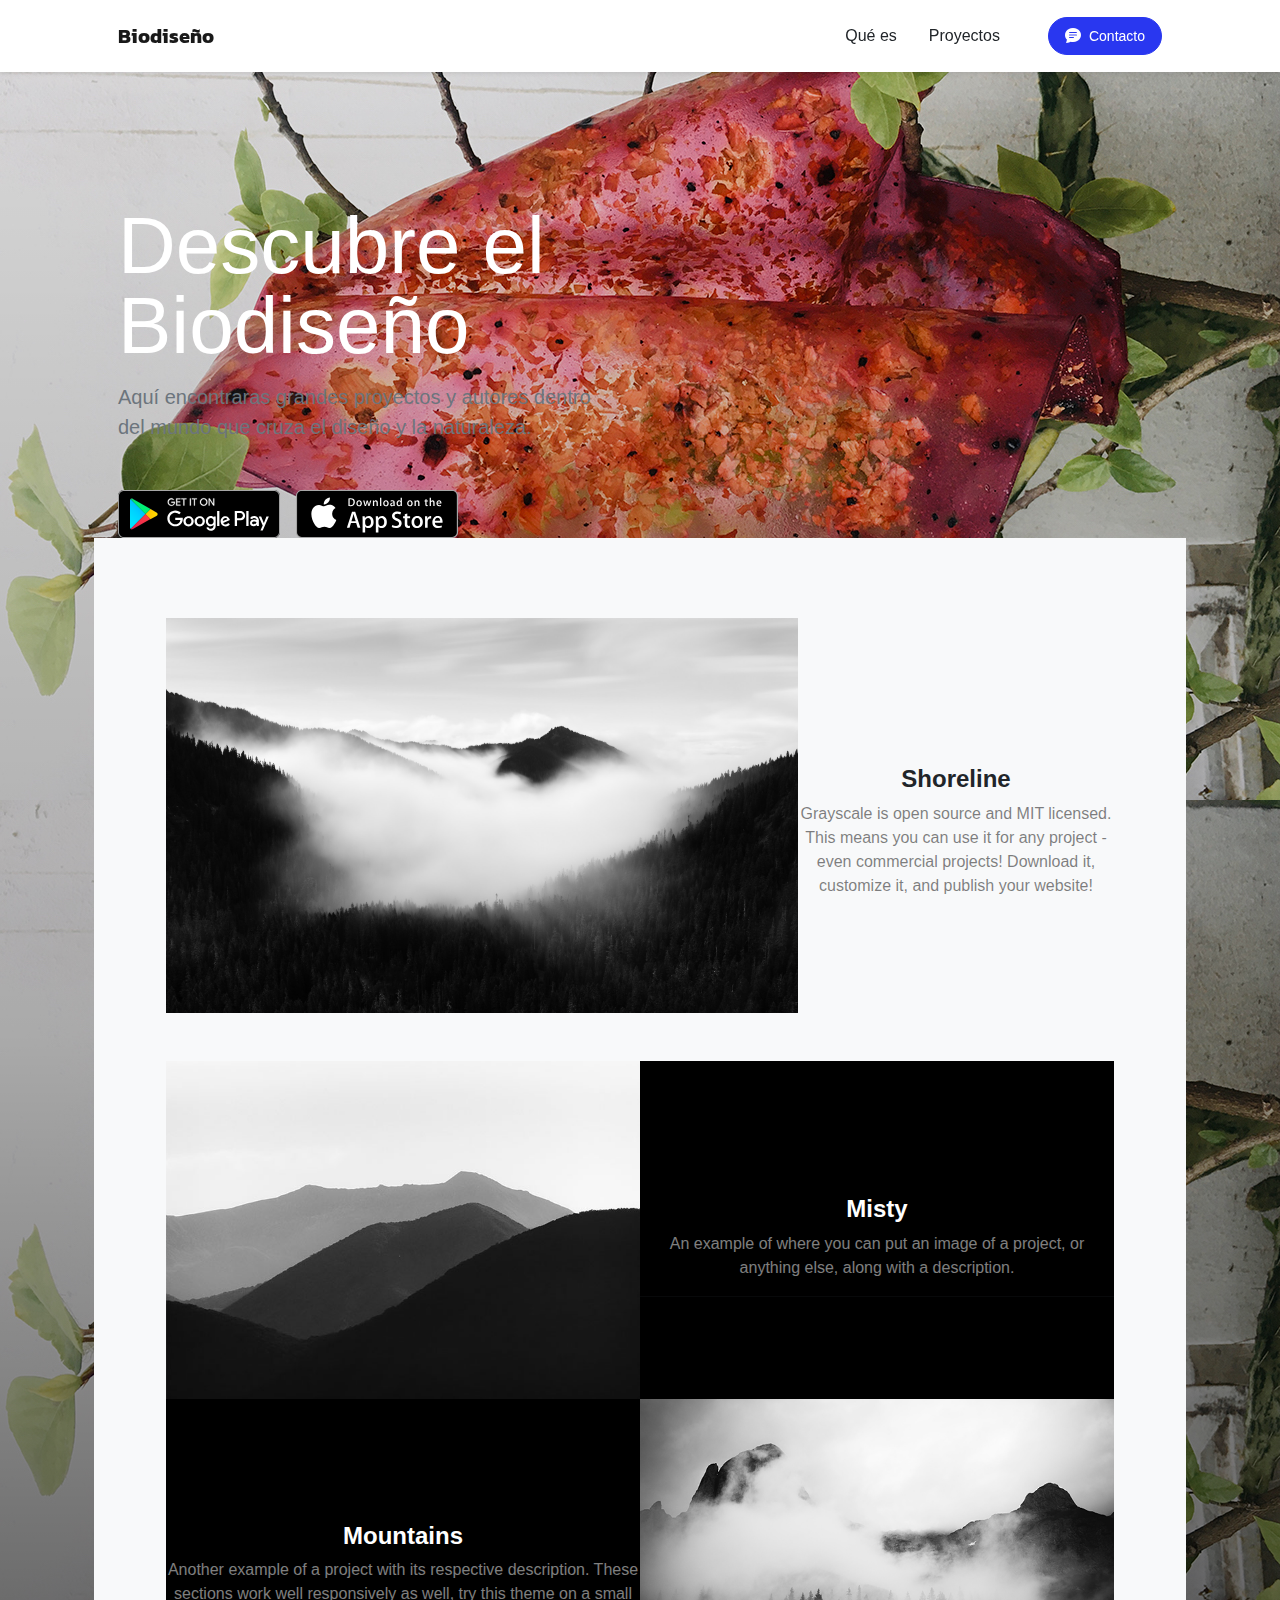
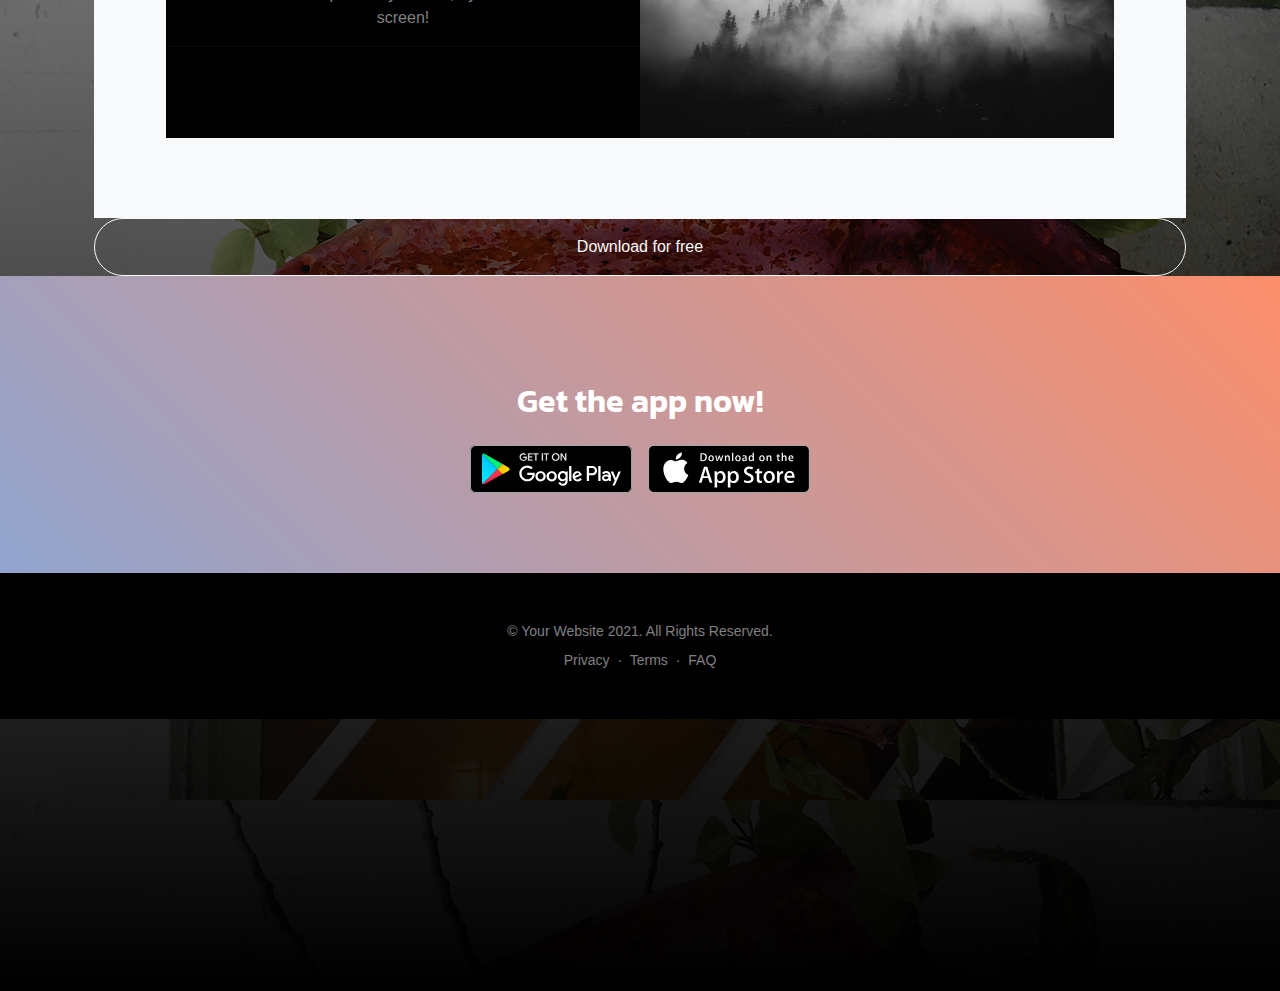
<file: proyectos.html>
<!DOCTYPE html>
<html lang="en">
    <head>
        <meta charset="utf-8" />
        <meta name="viewport" content="width=device-width, initial-scale=1, shrink-to-fit=no" />
        <meta name="description" content="" />
        <meta name="author" content="" />
        <title>Biodiseño</title>
        <link rel="icon" type="image/x-icon" href="assets/favicon.ico" />
        <!-- Bootstrap icons-->
        <link href="https://cdn.jsdelivr.net/npm/bootstrap-icons@1.5.0/font/bootstrap-icons.css" rel="stylesheet" />
        <!-- Google fonts-->
        <link rel="preconnect" href="https://fonts.gstatic.com" />
        <link href="https://fonts.googleapis.com/css2?family=Newsreader:ital,wght@0,600;1,600&amp;display=swap" rel="stylesheet" />
        <link href="https://fonts.googleapis.com/css2?family=Mulish:ital,wght@0,300;0,500;0,600;0,700;1,300;1,500;1,600;1,700&amp;display=swap" rel="stylesheet" />
        <link href="https://fonts.googleapis.com/css2?family=Kanit:ital,wght@0,400;1,400&amp;display=swap" rel="stylesheet" />
        <!-- Core theme CSS (includes Bootstrap)-->
        <link href="css/styles.css" rel="stylesheet" />
    </head>
    <body id="page-top">
        <!-- Navigation-->
        <nav class="navbar navbar-expand-lg navbar-light fixed-top shadow-sm" id="mainNav">
            <div class="container px-5">
                <a class="navbar-brand fw-bold" href="#page-top">Biodiseño</a>
                <button class="navbar-toggler" type="button" data-bs-toggle="collapse" data-bs-target="#navbarResponsive" aria-controls="navbarResponsive" aria-expanded="false" aria-label="Toggle navigation">
                    Menu
                    <i class="bi-list"></i>
                </button>
                <div class="collapse navbar-collapse" id="navbarResponsive">
                    <ul class="navbar-nav ms-auto me-4 my-3 my-lg-0">
                        <li class="nav-item"><a class="nav-link me-lg-3" href="#features">Qué es</a></li>
                        <li class="nav-item"><a class="nav-link me-lg-3" href="#download">Proyectos</a></li>
                    </ul>
                    <button class="btn btn-primary rounded-pill px-3 mb-2 mb-lg-0" data-bs-toggle="modal" data-bs-target="#feedbackModal">
                        <span class="d-flex align-items-center">
                            <i class="bi-chat-text-fill me-2"></i>
                            <span class="small">Contacto</span>
                        </span>
                    </button>
                </div>
            </div>
        </nav>
        <!-- Mashead header-->
        <header class="masthead">
            <div class="container px-5">
                <div class="row gx-5 align-items-center">
                    <div class="col-lg-6">
                        <!-- Mashead text and app badges-->
                        <div class="mb-5 mb-lg-0 text-center text-lg-start">
                            <h1 class="display-1 lh-1 mb-3">Descubre el Biodiseño</h1>
                            <p class="lead fw-normal text-muted mb-5">Aquí encontraras grandes proyectos y autores dentro del mundo que cruza el diseño y la naturaleza.</p>
                            <div class="d-flex flex-column flex-lg-row align-items-center">
                                <a class="me-lg-3 mb-4 mb-lg-0" href="#!"><img class="app-badge" src="assets/img/google-play-badge.svg" alt="..." /></a>
                                <a href="#!"><img class="app-badge" src="assets/img/app-store-badge.svg" alt="..." /></a>
                            </div>
                        </div>
                    </div>
                    <section class="projects-section bg-light" id="projects">
                        <div class="container px-4 px-lg-5">
                            <!-- Featured Project Row-->
                            <div class="row gx-0 mb-4 mb-lg-5 align-items-center">
                                <div class="col-xl-8 col-lg-7"><img class="img-fluid mb-3 mb-lg-0" src="assets/img/bg-masthead.jpg" alt="..." /></div>
                                <div class="col-xl-4 col-lg-5">
                                    <div class="featured-text text-center text-lg-left">
                                        <h4>Shoreline</h4>
                                        <p class="text-black-50 mb-0">Grayscale is open source and MIT licensed. This means you can use it for any project - even commercial projects! Download it, customize it, and publish your website!</p>
                                    </div>
                                </div>
                            </div>
                            <!-- Project One Row-->
                            <div class="row gx-0 mb-5 mb-lg-0 justify-content-center">
                                <div class="col-lg-6"><img class="img-fluid" src="assets/img/demo-image-01.jpg" alt="..." /></div>
                                <div class="col-lg-6">
                                    <div class="bg-black text-center h-100 project">
                                        <div class="d-flex h-100">
                                            <div class="project-text w-100 my-auto text-center text-lg-left">
                                                <h4 class="text-white">Misty</h4>
                                                <p class="mb-0 text-white-50">An example of where you can put an image of a project, or anything else, along with a description.</p>
                                                <hr class="d-none d-lg-block mb-0 ms-0" />
                                            </div>
                                        </div>
                                    </div>
                                </div>
                            </div>
                            <!-- Project Two Row-->
                            <div class="row gx-0 justify-content-center">
                                <div class="col-lg-6"><img class="img-fluid" src="assets/img/demo-image-02.jpg" alt="..." /></div>
                                <div class="col-lg-6 order-lg-first">
                                    <div class="bg-black text-center h-100 project">
                                        <div class="d-flex h-100">
                                            <div class="project-text w-100 my-auto text-center text-lg-right">
                                                <h4 class="text-white">Mountains</h4>
                                                <p class="mb-0 text-white-50">Another example of a project with its respective description. These sections work well responsively as well, try this theme on a small screen!</p>
                                                <hr class="d-none d-lg-block mb-0 me-0" />
                                            </div>
                                        </div>
                                    </div>
                                </div>
                            </div>
                        </div>
                    </section>


                    <a class="btn btn-outline-light py-3 px-4 rounded-pill" href="https://startbootstrap.com/theme/new-age" target="_blank">Download for free</a>
                </div>
            </div>
        </section>
        <!-- App badge section-->
        <section class="bg-gradient-primary-to-secondary" id="download">
            <div class="container px-5">
                <h2 class="text-center text-white font-alt mb-4">Get the app now!</h2>
                <div class="d-flex flex-column flex-lg-row align-items-center justify-content-center">
                    <a class="me-lg-3 mb-4 mb-lg-0" href="#!"><img class="app-badge" src="assets/img/google-play-badge.svg" alt="..." /></a>
                    <a href="#!"><img class="app-badge" src="assets/img/app-store-badge.svg" alt="..." /></a>
                </div>
            </div>
        </section>
        <!-- Footer-->
        <footer class="bg-black text-center py-5">
            <div class="container px-5">
                <div class="text-white-50 small">
                    <div class="mb-2">&copy; Your Website 2021. All Rights Reserved.</div>
                    <a href="#!">Privacy</a>
                    <span class="mx-1">&middot;</span>
                    <a href="#!">Terms</a>
                    <span class="mx-1">&middot;</span>
                    <a href="#!">FAQ</a>
                </div>
            </div>
        </footer>
        <!-- Feedback Modal-->
        <div class="modal fade" id="feedbackModal" tabindex="-1" aria-labelledby="feedbackModalLabel" aria-hidden="true">
            <div class="modal-dialog modal-dialog-centered">
                <div class="modal-content">
                    <div class="modal-header bg-gradient-primary-to-secondary p-4">
                        <h5 class="modal-title font-alt text-white" id="feedbackModalLabel">Send feedback</h5>
                        <button class="btn-close btn-close-white" type="button" data-bs-dismiss="modal" aria-label="Close"></button>
                    </div>
                    <div class="modal-body border-0 p-4">
                        <!-- * * * * * * * * * * * * * * *-->
                        <!-- * * SB Forms Contact Form * *-->
                        <!-- * * * * * * * * * * * * * * *-->
                        <!-- This form is pre-integrated with SB Forms.-->
                        <!-- To make this form functional, sign up at-->
                        <!-- https://startbootstrap.com/solution/contact-forms-->
                        <!-- to get an API token!-->
                        <form id="contactForm" data-sb-form-api-token="API_TOKEN">
                            <!-- Name input-->
                            <div class="form-floating mb-3">
                                <input class="form-control" id="name" type="text" placeholder="Enter your name..." data-sb-validations="required" />
                                <label for="name">Full name</label>
                                <div class="invalid-feedback" data-sb-feedback="name:required">A name is required.</div>
                            </div>
                            <!-- Email address input-->
                            <div class="form-floating mb-3">
                                <input class="form-control" id="email" type="email" placeholder="name@example.com" data-sb-validations="required,email" />
                                <label for="email">Email address</label>
                                <div class="invalid-feedback" data-sb-feedback="email:required">An email is required.</div>
                                <div class="invalid-feedback" data-sb-feedback="email:email">Email is not valid.</div>
                            </div>
                            <!-- Phone number input-->
                            <div class="form-floating mb-3">
                                <input class="form-control" id="phone" type="tel" placeholder="(123) 456-7890" data-sb-validations="required" />
                                <label for="phone">Phone number</label>
                                <div class="invalid-feedback" data-sb-feedback="phone:required">A phone number is required.</div>
                            </div>
                            <!-- Message input-->
                            <div class="form-floating mb-3">
                                <textarea class="form-control" id="message" type="text" placeholder="Enter your message here..." style="height: 10rem" data-sb-validations="required"></textarea>
                                <label for="message">Message</label>
                                <div class="invalid-feedback" data-sb-feedback="message:required">A message is required.</div>
                            </div>
                            <!-- Submit success message-->
                            <!---->
                            <!-- This is what your users will see when the form-->
                            <!-- has successfully submitted-->
                            <div class="d-none" id="submitSuccessMessage">
                                <div class="text-center mb-3">
                                    <div class="fw-bolder">Form submission successful!</div>
                                    To activate this form, sign up at
                                    <br />
                                    <a href="https://startbootstrap.com/solution/contact-forms">https://startbootstrap.com/solution/contact-forms</a>
                                </div>
                            </div>
                            <!-- Submit error message-->
                            <!---->
                            <!-- This is what your users will see when there is-->
                            <!-- an error submitting the form-->
                            <div class="d-none" id="submitErrorMessage"><div class="text-center text-danger mb-3">Error sending message!</div></div>
                            <!-- Submit Button-->
                            <div class="d-grid"><button class="btn btn-primary rounded-pill btn-lg disabled" id="submitButton" type="submit">Submit</button></div>
                        </form>
                    </div>
                </div>
            </div>
        </div>
        <!-- Bootstrap core JS-->
        <script src="https://cdn.jsdelivr.net/npm/bootstrap@5.0.2/dist/js/bootstrap.bundle.min.js"></script>
        <!-- Core theme JS-->
        <script src="js/scripts.js"></script>
        <!-- * * * * * * * * * * * * * * * * * * * * * * * * * * * * * * * * * * * * * * * *-->
        <!-- * *                               SB Forms JS                               * *-->
        <!-- * * Activate your form at https://startbootstrap.com/solution/contact-forms * *-->
        <!-- * * * * * * * * * * * * * * * * * * * * * * * * * * * * * * * * * * * * * * * *-->
        <script src="https://cdn.startbootstrap.com/sb-forms-latest.js"></script>
    </body>
</html>
</file>
